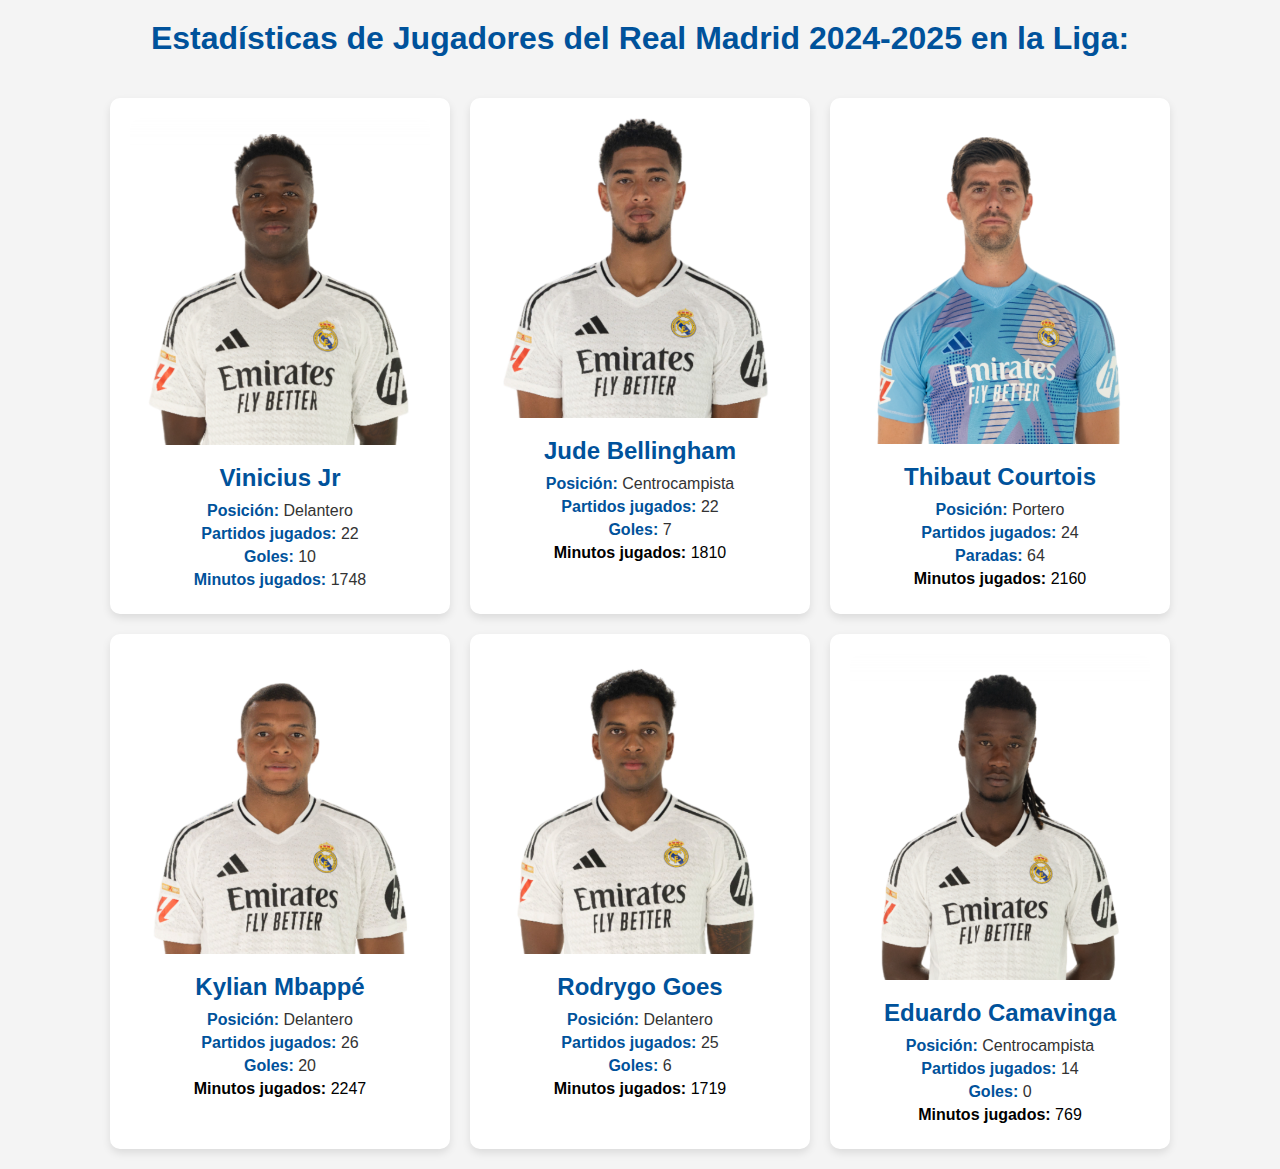
<file: jugadores.html>
<!DOCTYPE html>
<html lang="es">
<head>
    <meta charset="UTF-8">
    <meta name="viewport" content="width=device-width, initial-scale=1.0">
    <link rel="stylesheet" href="jugadores.css">
    <title>Estadísticas de Mejores Jugadores del Real Madrid 2023-2024</title>
    
</head>
<body>
    <h1>Estadísticas de Jugadores del Real Madrid 2024-2025 en la Liga:</h1>
   
    <div class="container">
        <!-- Jugador 1: Vinicius Jr -->
        <div class="card">
            <img src="/img/vini.png" alt="Vinicius Jr">
            <h2>Vinicius Jr</h2>
            <p><strong>Posición:</strong> Delantero</p>
            <p><strong>Partidos jugados:</strong> 22</p>
            <p><strong>Goles:</strong> 10</p>
            <p><strong>Minutos jugados:</strong> 1748</p>
        </div>

        <!-- Jugador 2: Jude Bellingham -->
        <div class="card">
            <img src="/img/belli.jpg" alt="Jude Bellingham">
            <h2>Jude Bellingham</h2>
            <p><strong>Posición:</strong> Centrocampista</p>
            <p><strong>Partidos jugados:</strong> 22</p>
            <p><strong>Goles:</strong> 7</p>
            <strong>Minutos jugados:</strong> 1810</p>
        </div>

        <!-- Jugador 3: Thibaut Courtois -->
        <div class="card">
            <img src="/img/courtois.png" alt="Thibaut Courtois">
            <h2>Thibaut Courtois</h2>
            <p><strong>Posición:</strong> Portero</p>
            <p><strong>Partidos jugados:</strong> 24</p>
            <p><strong>Paradas:</strong> 64</p>
            <strong>Minutos jugados:</strong> 2160</p>
        </div>

        <!-- Jugador 4: Kiki -->
        <div class="card">
            <img src="/img/kiki.jpg" alt="Antonio Rüdiger">
            <h2>Kylian Mbappé</h2>
            <p><strong>Posición:</strong> Delantero</p>
            <p><strong>Partidos jugados:</strong> 26</p>
            <p><strong>Goles:</strong> 20</p>
            <strong>Minutos jugados:</strong> 2247</p>
        </div>

        <!-- Jugador 5: Rodrygo Goes -->
        <div class="card">
            <img src="/img/rodry.jpg" alt="Rodrygo Goes">
            <h2>Rodrygo Goes</h2>
            <p><strong>Posición:</strong> Delantero</p>
            <p><strong>Partidos jugados:</strong> 25</p>
            <p><strong>Goles:</strong> 6</p>
            <strong>Minutos jugados:</strong> 1719</p>
        </div>

        <!-- Jugador 6: Eduardo Camavinga -->
        <div class="card">
            <img src="/img/camA.png" alt="Eduardo Camavinga">
            <h2>Eduardo Camavinga</h2>
            <p><strong>Posición:</strong> Centrocampista</p>
            <p><strong>Partidos jugados:</strong> 14</p>
            <p><strong>Goles:</strong> 0</p>
            <strong>Minutos jugados:</strong> 769</p>
        </div>
    </div>
</body>
</html>
</file>
<file: jugadores.css>
body {
    font-family: Arial, sans-serif;
    background-color: #f4f4f4;
    margin: 0;
    padding: 0;
}
h1 {
    text-align: center;
    color: #00529b;
    margin-top: 20px;
}
.container {
    display: flex;
    flex-wrap: wrap;
    justify-content: center;
    gap: 20px;
    padding: 20px;
}
.card {
    background-color: #fff;
    border-radius: 10px;
    box-shadow: 0 4px 8px rgba(0, 0, 0, 0.1);
    width: 300px;
    padding: 20px;
    text-align: center;
}
.card img {
    width: 100%;
    border-radius: 10px;
}
.card h2 {
    color: #00529b;
    margin: 15px 0 10px;
}
.card p {
    color: #333;
    font-size: 16px;
    margin: 5px 0;
}
.card p strong {
    color: #00529b;
}
</file>
